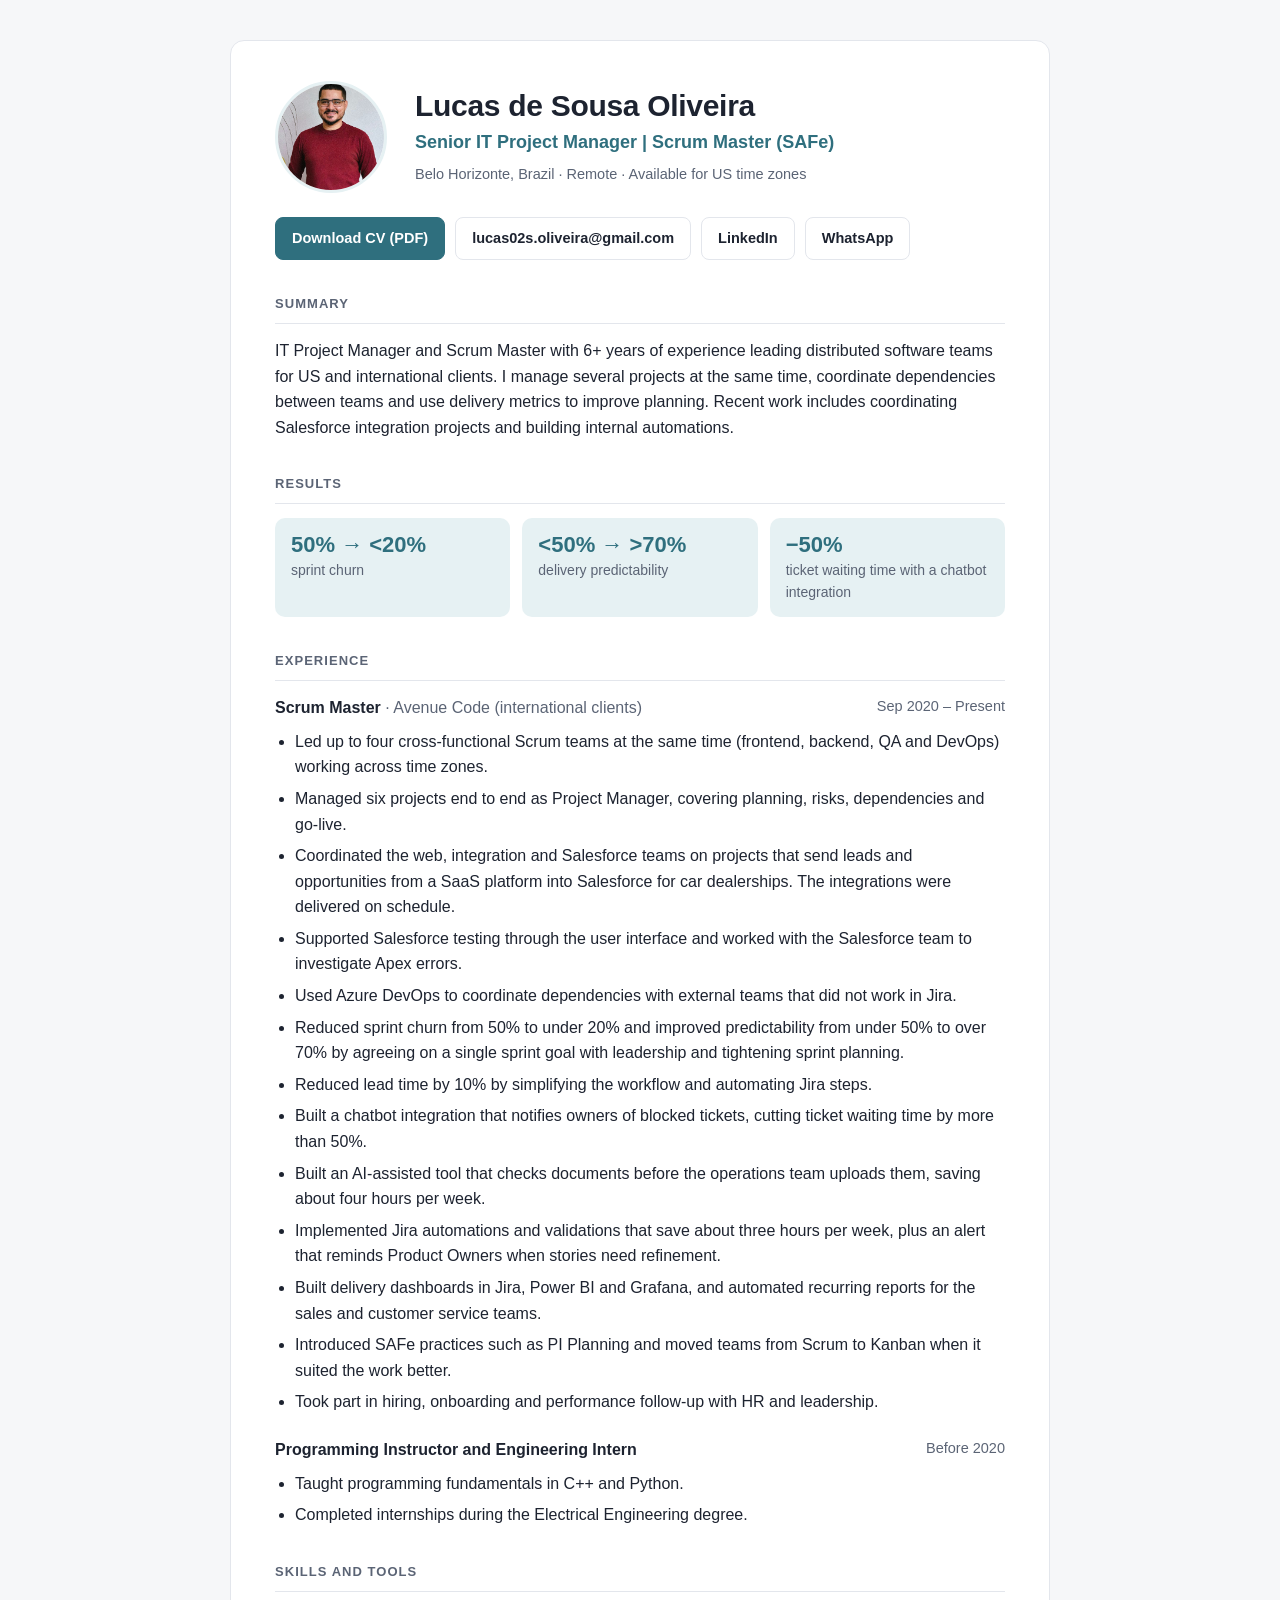
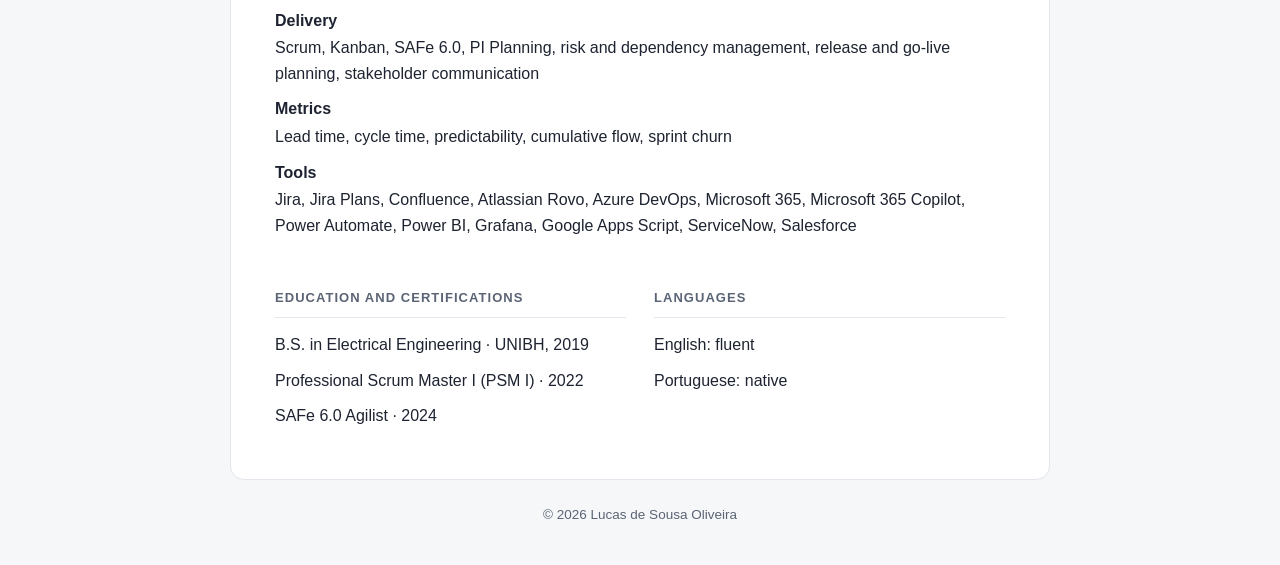
<file: index.html>
<!doctype html>
<html lang="en">
<head>
  <meta charset="UTF-8" />
  <meta name="viewport" content="width=device-width, initial-scale=1" />
  <title>Lucas de Sousa Oliveira | Senior IT Project Manager &amp; Scrum Master</title>
  <meta name="description" content="Online CV of Lucas de Sousa Oliveira, Senior IT Project Manager and Scrum Master (SAFe) with 6+ years leading distributed software teams for US and international clients." />
  <meta name="robots" content="index, follow" />
  <link rel="canonical" href="https://lucas.lsagileworks.com.br/" />
  <meta property="og:type" content="profile" />
  <meta property="og:title" content="Lucas de Sousa Oliveira | Senior IT Project Manager &amp; Scrum Master" />
  <meta property="og:description" content="6+ years leading distributed software teams for US and international clients." />
  <meta property="og:url" content="https://lucas.lsagileworks.com.br/" />
  <meta property="og:image" content="https://lucas.lsagileworks.com.br/assets/profile.webp" />
  <link rel="icon" href="assets/logo.webp" />
  <script type="text/javascript">
    (function(c,l,a,r,i,t,y){
        c[a]=c[a]||function(){(c[a].q=c[a].q||[]).push(arguments)};
        t=l.createElement(r);t.async=1;t.src="https://www.clarity.ms/tag/"+i;
        y=l.getElementsByTagName(r)[0];y.parentNode.insertBefore(t,y);
    })(window, document, "clarity", "script", "v9lyej2j7r");
  </script>
  <style>
    :root {
      --bg: #f6f7f9; --card: #ffffff; --text: #1d2330; --muted: #5b6475;
      --line: #e3e6ec; --accent: #2f6f7e; --accent-soft: #e6f1f3;
    }
    @media (prefers-color-scheme: dark) {
      :root {
        --bg: #12161d; --card: #1a2029; --text: #e7eaf0; --muted: #a2abba;
        --line: #2b3340; --accent: #6fb6c4; --accent-soft: #1f3138;
      }
    }
    * { box-sizing: border-box; }
    body {
      margin: 0; background: var(--bg); color: var(--text);
      font-family: -apple-system, BlinkMacSystemFont, "Segoe UI", Roboto, Arial, sans-serif;
      font-size: 16px; line-height: 1.6;
    }
    a { color: var(--accent); }
    .page { max-width: 860px; margin: 40px auto; padding: 0 20px; }
    .card { background: var(--card); border: 1px solid var(--line); border-radius: 14px; padding: 40px 44px; }

    header.top { display: flex; gap: 28px; align-items: center; }
    .photo { width: 112px; height: 112px; border-radius: 50%; object-fit: cover; flex: none; border: 3px solid var(--accent-soft); }
    h1 { font-size: 30px; line-height: 1.2; margin: 0; letter-spacing: -0.01em; }
    .title { font-size: 18px; font-weight: 600; color: var(--accent); margin: 4px 0 6px; }
    .meta { color: var(--muted); font-size: 14.5px; }
    .actions { display: flex; flex-wrap: wrap; gap: 10px; margin-top: 24px; }
    .btn {
      display: inline-block; padding: 9px 16px; border-radius: 8px; border: 1px solid var(--line);
      color: var(--text); text-decoration: none; font-size: 14.5px; font-weight: 600; background: var(--card);
    }
    .btn:hover { border-color: var(--accent); }
    .btn.primary { background: var(--accent); border-color: var(--accent); color: #fff; }

    section { margin-top: 34px; }
    h2 {
      font-size: 13px; letter-spacing: 0.08em; text-transform: uppercase; color: var(--muted);
      margin: 0 0 14px; padding-bottom: 8px; border-bottom: 1px solid var(--line);
    }
    p { margin: 0 0 10px; }

    .job { margin-bottom: 22px; }
    .job__head { display: flex; justify-content: space-between; gap: 16px; flex-wrap: wrap; }
    .job__role { font-weight: 700; }
    .job__org { color: var(--muted); }
    .job__dates { color: var(--muted); font-size: 14.5px; white-space: nowrap; }
    ul { margin: 8px 0 0; padding-left: 20px; }
    li { margin-bottom: 6px; }

    .highlights { display: grid; grid-template-columns: repeat(3, 1fr); gap: 12px; }
    .stat { background: var(--accent-soft); border-radius: 10px; padding: 14px 16px; }
    .stat__num { font-size: 22px; font-weight: 700; color: var(--accent); line-height: 1.2; }
    .stat__txt { font-size: 14px; color: var(--muted); }

    .skills dt { font-weight: 700; margin-top: 10px; }
    .skills dd { margin: 2px 0 0; color: var(--text); }

    .two { display: grid; grid-template-columns: 1fr 1fr; gap: 28px; }
    footer { text-align: center; color: var(--muted); font-size: 13.5px; margin: 24px 0 40px; }

    @media (max-width: 640px) {
      .card { padding: 26px 20px; }
      header.top { flex-direction: column; align-items: flex-start; gap: 16px; }
      .highlights, .two { grid-template-columns: 1fr; }
      h1 { font-size: 26px; }
    }
    @media print {
      body { background: #fff; color: #000; font-size: 12px; }
      .page { margin: 0; max-width: none; }
      .card { border: none; padding: 0; }
      .actions, footer { display: none; }
      a { color: #000; text-decoration: none; }
    }
  </style>
</head>
<body>
  <main class="page">
    <article class="card">
      <header class="top">
        <img class="photo" src="assets/profile.webp" alt="Lucas de Sousa Oliveira" />
        <div>
          <h1>Lucas de Sousa Oliveira</h1>
          <div class="title">Senior IT Project Manager | Scrum Master (SAFe)</div>
          <div class="meta">Belo Horizonte, Brazil · Remote · Available for US time zones</div>
        </div>
      </header>

      <div class="actions">
        <a class="btn primary" href="assets/Lucas_de_Sousa_Oliveira_CV.pdf" target="_blank" rel="noopener">Download CV (PDF)</a>
        <a class="btn" href="mailto:lucas02s.oliveira@gmail.com">lucas02s.oliveira@gmail.com</a>
        <a class="btn" href="https://www.linkedin.com/in/pmlsousa/" target="_blank" rel="noopener">LinkedIn</a>
        <a class="btn" href="https://wa.me/5531988276388" target="_blank" rel="noopener">WhatsApp</a>
      </div>

      <section>
        <h2>Summary</h2>
        <p>IT Project Manager and Scrum Master with 6+ years of experience leading distributed software teams for US and international clients. I manage several projects at the same time, coordinate dependencies between teams and use delivery metrics to improve planning. Recent work includes coordinating Salesforce integration projects and building internal automations.</p>
      </section>

      <section>
        <h2>Results</h2>
        <div class="highlights">
          <div class="stat"><div class="stat__num">50% → &lt;20%</div><div class="stat__txt">sprint churn</div></div>
          <div class="stat"><div class="stat__num">&lt;50% → &gt;70%</div><div class="stat__txt">delivery predictability</div></div>
          <div class="stat"><div class="stat__num">−50%</div><div class="stat__txt">ticket waiting time with a chatbot integration</div></div>
        </div>
      </section>

      <section>
        <h2>Experience</h2>

        <div class="job">
          <div class="job__head">
            <div><span class="job__role">Scrum Master</span> <span class="job__org">· Avenue Code (international clients)</span></div>
            <div class="job__dates">Sep 2020 – Present</div>
          </div>
          <ul>
            <li>Led up to four cross-functional Scrum teams at the same time (frontend, backend, QA and DevOps) working across time zones.</li>
            <li>Managed six projects end to end as Project Manager, covering planning, risks, dependencies and go-live.</li>
            <li>Coordinated the web, integration and Salesforce teams on projects that send leads and opportunities from a SaaS platform into Salesforce for car dealerships. The integrations were delivered on schedule.</li>
            <li>Supported Salesforce testing through the user interface and worked with the Salesforce team to investigate Apex errors.</li>
            <li>Used Azure DevOps to coordinate dependencies with external teams that did not work in Jira.</li>
            <li>Reduced sprint churn from 50% to under 20% and improved predictability from under 50% to over 70% by agreeing on a single sprint goal with leadership and tightening sprint planning.</li>
            <li>Reduced lead time by 10% by simplifying the workflow and automating Jira steps.</li>
            <li>Built a chatbot integration that notifies owners of blocked tickets, cutting ticket waiting time by more than 50%.</li>
            <li>Built an AI-assisted tool that checks documents before the operations team uploads them, saving about four hours per week.</li>
            <li>Implemented Jira automations and validations that save about three hours per week, plus an alert that reminds Product Owners when stories need refinement.</li>
            <li>Built delivery dashboards in Jira, Power BI and Grafana, and automated recurring reports for the sales and customer service teams.</li>
            <li>Introduced SAFe practices such as PI Planning and moved teams from Scrum to Kanban when it suited the work better.</li>
            <li>Took part in hiring, onboarding and performance follow-up with HR and leadership.</li>
          </ul>
        </div>

        <div class="job">
          <div class="job__head">
            <div><span class="job__role">Programming Instructor and Engineering Intern</span></div>
            <div class="job__dates">Before 2020</div>
          </div>
          <ul>
            <li>Taught programming fundamentals in C++ and Python.</li>
            <li>Completed internships during the Electrical Engineering degree.</li>
          </ul>
        </div>
      </section>

      <section>
        <h2>Skills and tools</h2>
        <dl class="skills">
          <dt>Delivery</dt>
          <dd>Scrum, Kanban, SAFe 6.0, PI Planning, risk and dependency management, release and go-live planning, stakeholder communication</dd>
          <dt>Metrics</dt>
          <dd>Lead time, cycle time, predictability, cumulative flow, sprint churn</dd>
          <dt>Tools</dt>
          <dd>Jira, Jira Plans, Confluence, Atlassian Rovo, Azure DevOps, Microsoft 365, Microsoft 365 Copilot, Power Automate, Power BI, Grafana, Google Apps Script, ServiceNow, Salesforce</dd>
        </dl>
      </section>

      <div class="two">
        <section>
          <h2>Education and certifications</h2>
          <p>B.S. in Electrical Engineering · UNIBH, 2019</p>
          <p>Professional Scrum Master I (PSM I) · 2022</p>
          <p>SAFe 6.0 Agilist · 2024</p>
        </section>
        <section>
          <h2>Languages</h2>
          <p>English: fluent</p>
          <p>Portuguese: native</p>
        </section>
      </div>
    </article>

    <footer>© <span id="year"></span> Lucas de Sousa Oliveira</footer>
  </main>
  <script>document.getElementById("year").textContent = new Date().getFullYear();</script>
</body>
</html>
</file>
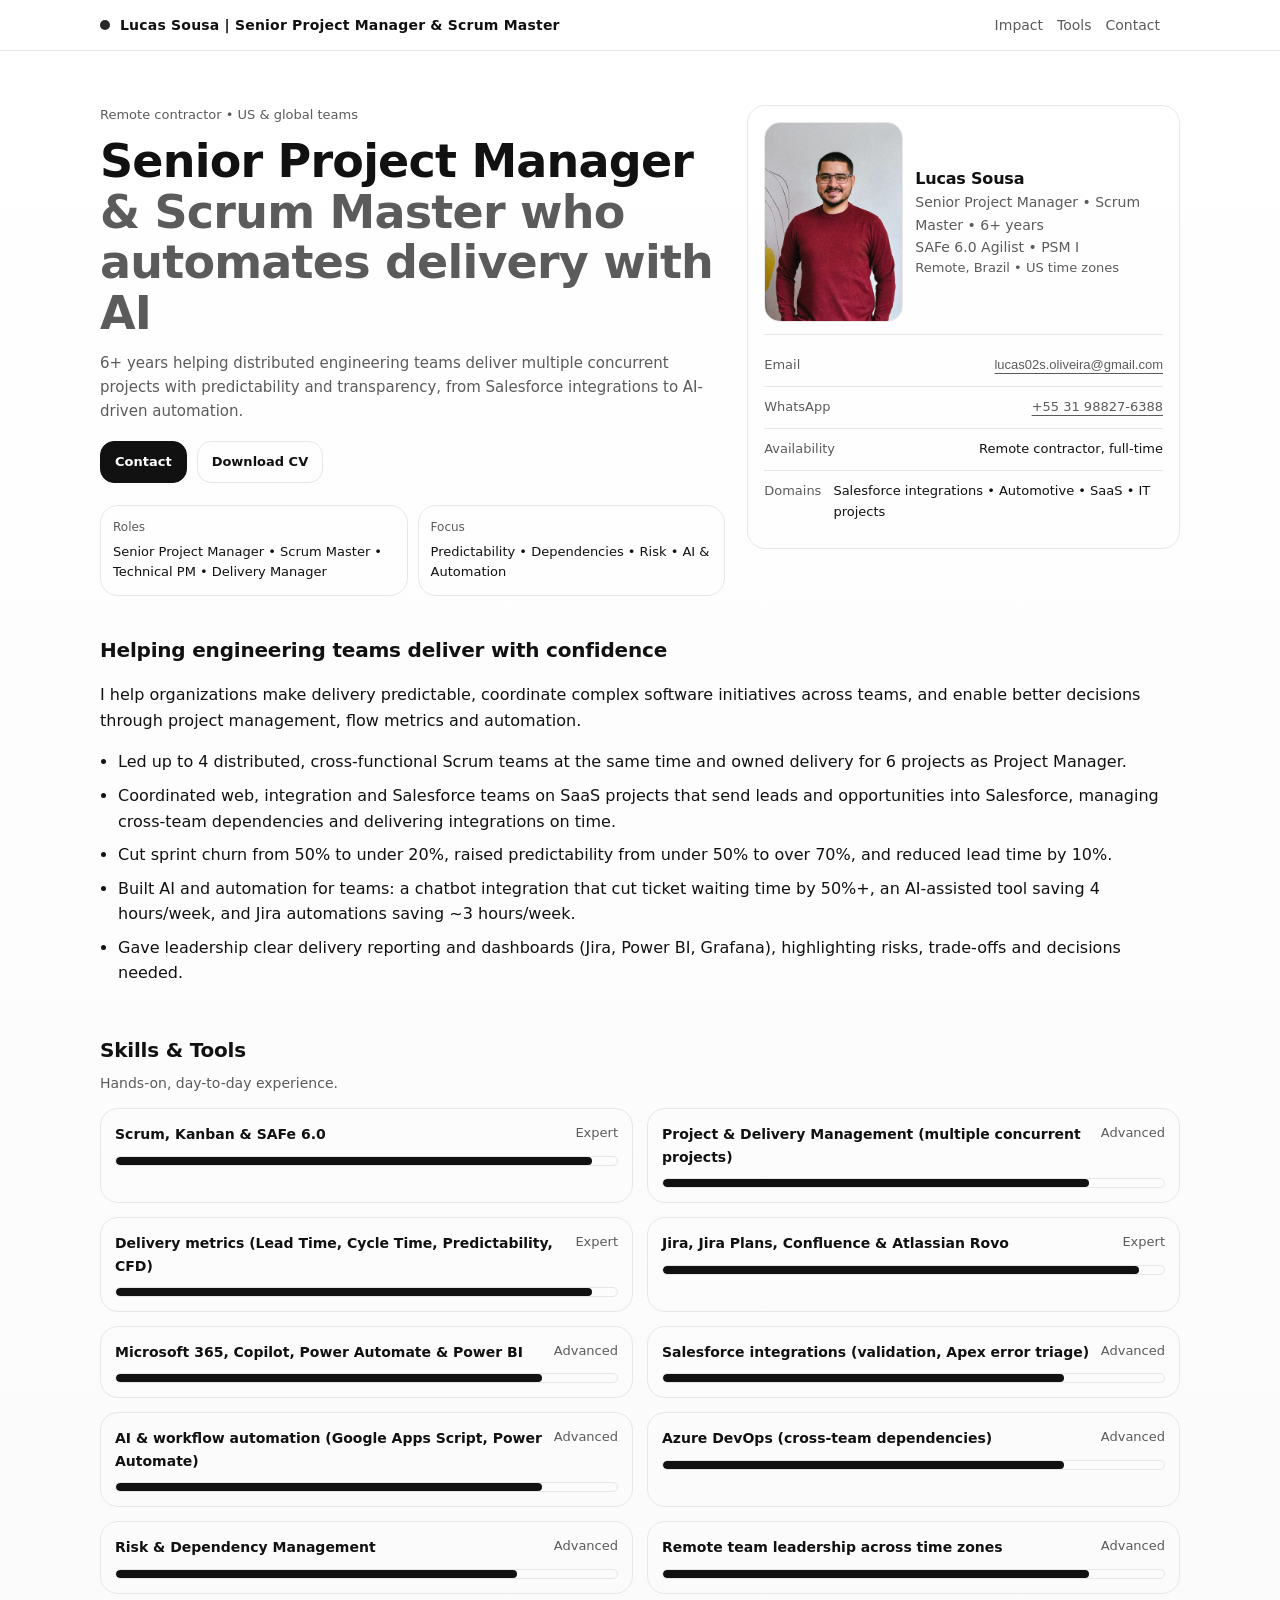
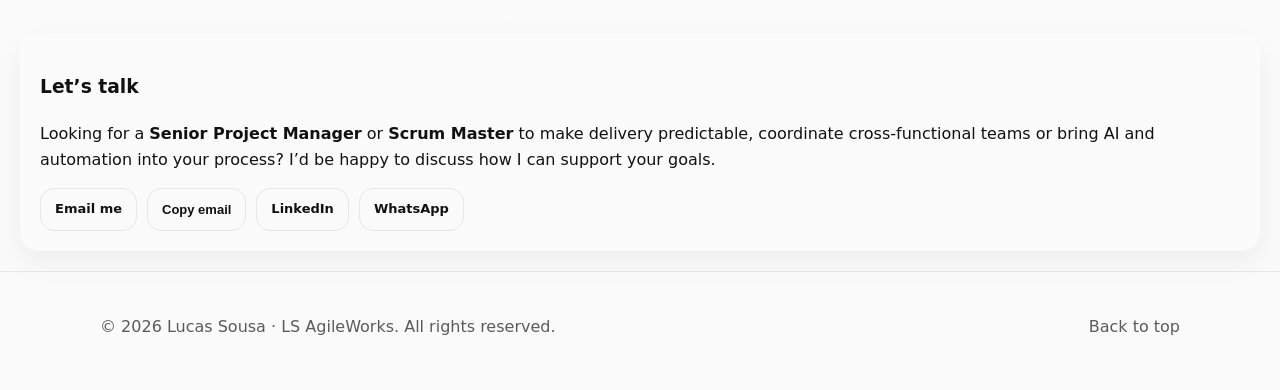
<file: index2.html>
<!doctype html>
<html lang="en">
<head>
  <meta charset="UTF-8" />
  <meta name="viewport" content="width=device-width, initial-scale=1" />

  <title>Lucas Sousa | Senior Project Manager &amp; Scrum Master | LS AgileWorks</title>
  <meta name="description" content="Lucas Sousa, Senior Project Manager and Scrum Master (SAFe). 6+ years helping distributed engineering teams deliver complex initiatives, Salesforce integrations and AI-driven automation with predictability and transparency." />
  <meta name="robots" content="index, follow" />
  <link rel="canonical" href="https://lucas.lsagileworks.com.br/" />

  <!-- Open Graph -->
  <meta property="og:type" content="website" />
  <meta property="og:title" content="Lucas Sousa | Senior Project Manager &amp; Scrum Master" />
  <meta property="og:description" content="Helping distributed engineering teams deliver with predictability, using flow metrics and AI-driven automation." />
  <meta property="og:url" content="https://lucas.lsagileworks.com.br/" />
  <meta property="og:image" content="https://lsagileworks.com.br/assets/lsaw.webp" />

  <link rel="icon" href="assets/logo.webp" />
  <link rel="stylesheet" href="styles.css" />
  <script type="text/javascript">
    (function(c,l,a,r,i,t,y){
        c[a]=c[a]||function(){(c[a].q=c[a].q||[]).push(arguments)};
        t=l.createElement(r);t.async=1;t.src="https://www.clarity.ms/tag/"+i;
        y=l.getElementsByTagName(r)[0];y.parentNode.insertBefore(t,y);
    })(window, document, "clarity", "script", "v9lyej2j7r");
  </script>
</head>

<body>
  <a class="skip-link" href="#main">Skip to content</a>

  <header class="header">
    <div class="container header__inner">
      <a class="brand" href="#top" aria-label="Lucas Sousa, home">
        <span class="brand__mark" aria-hidden="true"></span>
        <span class="brand__text">Lucas Sousa | Senior Project Manager &amp; Scrum Master</span>
      </a>

      <nav class="nav" aria-label="Primary">
        <div id="navMenu" class="nav__menu">
          <button class="nav__toggle" type="button" aria-expanded="false" aria-controls="navMenu">
            <span class="nav__toggleLines" aria-hidden="true"></span>
            <span class="sr-only">Open menu</span>
          </button>
          <a href="#impact">Impact</a>
          <a href="#tools">Tools</a>
          <a href="#contact">Contact</a>

          <div class="controls">
            <button class="themeBtn" type="button" aria-label="Toggle theme">
              <span class="themeIcon" aria-hidden="true"></span>
            </button>
          </div>
        </div>
      </nav>
    </div>
  </header>

  <main id="main">
    <!-- HERO -->
    <section id="top" class="hero">
      <div class="container hero__inner">
        <div class="hero__content">
          <p class="eyebrow">Remote contractor • US &amp; global teams</p>

          <h1>
            Senior Project Manager<br />
            <span class="h1__muted">&amp; Scrum Master who automates delivery with AI</span>
          </h1>

          <p class="lead">
            6+ years helping distributed engineering teams deliver multiple concurrent projects with predictability and transparency, from Salesforce integrations to AI-driven automation.
          </p>

          <div class="actions">
            <a class="btn btn--primary" href="#contact">Contact</a>
            <a class="btn btn--ghost" href="assets/Lucas_de_Sousa_Oliveira_CV.pdf" target="_blank" rel="noopener">
              Download CV
            </a>
          </div>

          <div class="meta">
            <div class="meta__item">
              <div class="meta__label">Roles</div>
              <div class="meta__value">Senior Project Manager • Scrum Master • Technical PM • Delivery Manager</div>
            </div>
            <div class="meta__item">
              <div class="meta__label">Focus</div>
              <div class="meta__value">Predictability • Dependencies • Risk • AI &amp; Automation</div>
            </div>
          </div>
        </div>

        <!-- PROFILE CARD -->
        <aside class="profileCard" aria-label="Profile card">
          <div class="profileTop">
            <img class="profileImg" src="assets/profile.webp" alt="Lucas Sousa" />
            <div>
              <div class="profileName">Lucas Sousa</div>
              <div class="profileDesc">Senior Project Manager • Scrum Master • 6+ years</div>
              <div class="profileDesc">SAFe 6.0 Agilist • PSM I</div>
              <div class="profileLoc">Remote, Brazil • US time zones</div>
            </div>
          </div>

          <div class="profileBody">
            <div class="kv">
              <span class="kv__k">Email</span>
              <span class="kv__v">
                <button class="linkBtn" type="button" data-copy="lucas02s.oliveira@gmail.com">
                  lucas02s.oliveira@gmail.com
                </button>
              </span>
            </div>

            <div class="kv">
              <span class="kv__k">WhatsApp</span>
              <span class="kv__v">
                <a class="link" href="https://wa.me/5531988276388" target="_blank" rel="noopener">+55 31 98827-6388</a>
              </span>
            </div>

            <div class="kv">
              <span class="kv__k">Availability</span>
              <span class="kv__v">Remote contractor, full-time</span>
            </div>

            <div class="kv">
              <span class="kv__k">Domains</span>
              <span class="kv__v">Salesforce integrations • Automotive • SaaS • IT projects</span>
            </div>
          </div>
        </aside>
      </div>
    </section>

    <!-- IMPACT -->
    <section id="impact" class="section">
      <div class="container">
        <div class="sectionHead">
          <h2>Helping engineering teams deliver with confidence</h2>
          <p>I help organizations make delivery predictable, coordinate complex software initiatives across teams, and enable better decisions through project management, flow metrics and automation.</p>
        </div>

        <ul class="bullets">
          <li>Led up to 4 distributed, cross-functional Scrum teams at the same time and owned delivery for 6 projects as Project Manager.</li>
          <li>Coordinated web, integration and Salesforce teams on SaaS projects that send leads and opportunities into Salesforce, managing cross-team dependencies and delivering integrations on time.</li>
          <li>Cut sprint churn from 50% to under 20%, raised predictability from under 50% to over 70%, and reduced lead time by 10%.</li>
          <li>Built AI and automation for teams: a chatbot integration that cut ticket waiting time by 50%+, an AI-assisted tool saving 4 hours/week, and Jira automations saving ~3 hours/week.</li>
          <li>Gave leadership clear delivery reporting and dashboards (Jira, Power BI, Grafana), highlighting risks, trade-offs and decisions needed.</li>
        </ul>
      </div>
    </section>

    <!-- TOOLS -->
    <section id="tools" class="section">
      <div class="container">
        <div class="sectionHead">
          <h2>Skills &amp; Tools</h2>
          <p class="sub">Hands-on, day-to-day experience.</p>
        </div>

        <div class="skillGrid">
          <div class="skill">
            <div class="skill__top">
              <span class="skill__name">Scrum, Kanban &amp; SAFe 6.0</span>
              <span class="skill__lvl">Expert</span>
            </div>
            <div class="bar" aria-hidden="true"><span class="fill" style="width: 95%"></span></div>
          </div>

          <div class="skill">
            <div class="skill__top">
              <span class="skill__name">Project &amp; Delivery Management (multiple concurrent projects)</span>
              <span class="skill__lvl">Advanced</span>
            </div>
            <div class="bar" aria-hidden="true"><span class="fill" style="width: 85%"></span></div>
          </div>

          <div class="skill">
            <div class="skill__top">
              <span class="skill__name">Delivery metrics (Lead Time, Cycle Time, Predictability, CFD)</span>
              <span class="skill__lvl">Expert</span>
            </div>
            <div class="bar" aria-hidden="true"><span class="fill" style="width: 95%"></span></div>
          </div>

          <div class="skill">
            <div class="skill__top">
              <span class="skill__name">Jira, Jira Plans, Confluence &amp; Atlassian Rovo</span>
              <span class="skill__lvl">Expert</span>
            </div>
            <div class="bar" aria-hidden="true"><span class="fill" style="width: 95%"></span></div>
          </div>

          <div class="skill">
            <div class="skill__top">
              <span class="skill__name">Microsoft 365, Copilot, Power Automate &amp; Power BI</span>
              <span class="skill__lvl">Advanced</span>
            </div>
            <div class="bar" aria-hidden="true"><span class="fill" style="width: 85%"></span></div>
          </div>

          <div class="skill">
            <div class="skill__top">
              <span class="skill__name">Salesforce integrations (validation, Apex error triage)</span>
              <span class="skill__lvl">Advanced</span>
            </div>
            <div class="bar" aria-hidden="true"><span class="fill" style="width: 80%"></span></div>
          </div>

          <div class="skill">
            <div class="skill__top">
              <span class="skill__name">AI &amp; workflow automation (Google Apps Script, Power Automate)</span>
              <span class="skill__lvl">Advanced</span>
            </div>
            <div class="bar" aria-hidden="true"><span class="fill" style="width: 85%"></span></div>
          </div>

          <div class="skill">
            <div class="skill__top">
              <span class="skill__name">Azure DevOps (cross-team dependencies)</span>
              <span class="skill__lvl">Advanced</span>
            </div>
            <div class="bar" aria-hidden="true"><span class="fill" style="width: 80%"></span></div>
          </div>

          <div class="skill">
            <div class="skill__top">
              <span class="skill__name">Risk &amp; Dependency Management</span>
              <span class="skill__lvl">Advanced</span>
            </div>
            <div class="bar" aria-hidden="true"><span class="fill" style="width: 80%"></span></div>
          </div>

          <div class="skill">
            <div class="skill__top">
              <span class="skill__name">Remote team leadership across time zones</span>
              <span class="skill__lvl">Advanced</span>
            </div>
            <div class="bar" aria-hidden="true"><span class="fill" style="width: 85%"></span></div>
          </div>
        </div>
      </div>
    </section>

    <section id="contact">
      <div class="contact">
        <div class="panel">
          <h3>Let’s talk</h3>
          <p>
            Looking for a <strong>Senior Project Manager</strong> or <strong>Scrum Master</strong> to make delivery predictable, coordinate cross-functional teams or bring AI and automation into your process? I’d be happy to discuss how I can support your goals.
          </p>

          <div class="contact__row">
            <a class="btn primary" href="mailto:lucas02s.oliveira@gmail.com">Email me</a>
            <button class="btn" type="button" data-copy="lucas02s.oliveira@gmail.com">Copy email</button>
            <a class="btn ghost" href="https://www.linkedin.com/in/pmlsousa/" target="_blank" rel="noopener">LinkedIn</a>
            <a class="btn" href="https://wa.me/5531988276388" target="_blank" rel="noopener">WhatsApp</a>
          </div>
        </div>
      </div>
    </section>

    <footer class="footer">
      <div class="container footer__inner">
        <p>© <span id="year"></span> Lucas Sousa · LS AgileWorks. All rights reserved.</p>
        <p class="footer__links">
          <a href="#top">Back to top</a>
        </p>
      </div>
    </footer>
  </main>
  <script src="script.js"></script>
</body>
</html>
</file>
<file: styles.css>
/* =========================
   BLACK & WHITE / CLEAN UI
   ========================= */

:root{
  --bg: #ffffff;
  --bg2:#fafafa;
  --text:#111111;
  --muted:#5b5b5b;
  --border:#e7e7e7;
  --shadow: 0 10px 30px rgba(0,0,0,.06);
  --radius: 18px;

  --accent:#111111;      /* used for primary elements */
  --accentText:#ffffff;

  --max: 1080px;
}

[data-theme="dark"]{
  --bg:#0b0b0b;
  --bg2:#101010;
  --text:#f4f4f4;
  --muted:#b7b7b7;
  --border:#1f1f1f;
  --shadow: 0 14px 35px rgba(0,0,0,.35);

  --accent:#f4f4f4;
  --accentText:#0b0b0b;
}

*{ box-sizing:border-box; }
html{ scroll-behavior:smooth; }
body{
  margin:0;
  font-family: ui-sans-serif, system-ui, -apple-system, Segoe UI, Roboto, Arial, sans-serif;
  background: linear-gradient(180deg, var(--bg), var(--bg2));
  color: var(--text);
  line-height:1.6;
}

/* remove purple/visited styling */
a, a:visited{
  text-decoration: none;
}
a:hover{ text-decoration: underline; text-underline-offset: 4px; }

.container{
  width: min(var(--max), calc(100% - 40px));
  margin: 0 auto;
}

.skip-link{
  position:absolute;
  left:-999px;
  top: 8px;
  padding:10px 12px;
  background: var(--bg);
  color: var(--text);
  border: 1px solid var(--border);
  border-radius: 10px;
  z-index: 9999;
}
.skip-link:focus{ left: 10px; }

.sr-only{
  position:absolute;
  width:1px;height:1px;
  padding:0;margin:-1px;
  overflow:hidden;clip:rect(0,0,0,0);
  white-space:nowrap;border:0;
}

/* =========================
   HEADER
   ========================= */
.header{
  position: sticky;
  top:0;
  z-index: 50;
  background: rgba(255,255,255,.86);
  border-bottom: 1px solid var(--border);
  backdrop-filter: blur(10px);
}
[data-theme="dark"] .header{
  background: rgba(11,11,11,.76);
}

.header__inner{
  display:flex;
  align-items:center;
  justify-content: space-between;
  padding: 14px 0;
}

.brand{
  display:flex;
  align-items:center;
  gap: 10px;
  font-weight: 800;
  letter-spacing: .2px;
}
.brand__mark{
  width: 10px;
  height: 10px;
  border-radius: 999px;
  background: var(--text);
  opacity: .9;
}
.brand__text{ font-size: 14px; color:var(--accent); }

.nav{
  display:flex;
  align-items:center;
  gap: 10px;
}

.nav__toggle{
  display:none;
  border: 1px solid var(--border);
  background: transparent;
  color: var(--text);
  border-radius: 12px;
  padding: 10px 12px;
  cursor: pointer;
}
.nav__burger{
  display:block;
  width: 18px;
  height: 2px;
  background: var(--text);
  position: relative;
}
.nav__burger::before,
.nav__burger::after{
  content:"";
  position:absolute;
  left:0;
  width:18px;
  height:2px;
  background: var(--text);
}
.nav__burger::before{ top:-6px; }
.nav__burger::after{ top: 6px; }

.nav__menu{
  display:flex;
  align-items:center;
  gap: 14px;
}
.nav__menu a{
  font-size: 14px;
  color: var(--muted);
}
.nav__menu a:hover{
  color: var(--text);
  text-decoration: underline;
  text-underline-offset: 4px;
}

/* Right-side controls */
.controls{
  display:flex;
  align-items:center;
  gap: 10px;
  margin-left: 6px;
}

/* Language switch (segmented control) */
.langSwitch{
  display:flex;
  gap: 0;
  border: 1px solid var(--border);
  border-radius: 999px;
  overflow:hidden;
  background: transparent;
}
.langBtn{
  appearance:none;
  border: 0;
  background: transparent;
  color: var(--muted);
  font-weight: 800;
  font-size: 12px;
  padding: 8px 10px;
  cursor: pointer;
}
.langBtn[aria-pressed="true"]{
  background: var(--text);
  color: var(--bg);
}

/* Theme button (futuristic minimal) */
.themeBtn{
  width: 38px;
  height: 34px;
  display:none;
  align-items:center;
  justify-content:center;
  border: 1px solid var(--border);
  border-radius: 999px;
  background: transparent;
  cursor: pointer;
}
.themeBtn:hover{ transform: translateY(-1px); }
.themeIcon svg{ display:block; }

/* =========================
   HERO
   ========================= */
.hero{
  padding: 54px 0 18px;
}
.hero__inner{
  display:grid;
  grid-template-columns: 1.3fr .9fr;
  gap: 22px;
  align-items:start;
}

.eyebrow{
  margin: 0 0 10px;
  font-size: 13px;
  color: var(--muted);
}

h1{
  margin: 0 0 12px;
  font-size: clamp(30px, 3.6vw, 46px);
  line-height:1.1;
  letter-spacing: -0.8px;
}
.h1__muted{
  color: var(--muted);
  font-weight: 700;
}

.lead{
  margin: 0 0 18px;
  color: var(--muted);
  max-width: 68ch;
  font-size: 15px;
}

.actions{
  display:inline-flex;
  flex-wrap:wrap;
  align-items:center;
  gap: 10px 10px;
  margin-bottom: 16px;
}

.btn{
  display:inline-flex;
  align-items:center;
  justify-content:center;
  padding: 10px 14px;
  border-radius: 14px;
  border: 1px solid var(--border);
  background: transparent;
  color: var(--text);
  font-weight: 800;
  font-size: 13px;
  cursor: pointer;
}
.btn:hover{
  background: rgba(0,0,0,.03);
  color:var(--accent);
  text-decoration:none;
}
[data-theme="dark"] .btn:hover{
  background: rgba(255,255,255,.06);
  color: var(--accent);
}

.btn--primary{
  background: var(--text);
  color: var(--bg);
  border-color: var(--text);
}
.btn--primary:hover{
  filter: brightness(0.95);
}
.btn--ghost{
  color: var(--text);
}

.linkRow{
  display:inline-flex;
  align-items:center;
  gap: 10px;
  color: var(--muted);
  font-size: 14px;
}
.linkRow .sep{ opacity: .6; }

.link{
  color: var(--muted);
  text-decoration: underline;
  text-underline-offset: 4px;
}
.link:hover{ color: var(--text); }

.meta{
  display:grid;
  grid-template-columns: 1fr 1fr;
  gap: 10px;
  margin-top: 6px;
}
.meta__item{
  border: 1px solid var(--border);
  border-radius: var(--radius);
  padding: 12px;
  background: transparent;
}
.meta__label{
  font-size: 12px;
  color: var(--muted);
  margin-bottom: 4px;
}
.meta__value{
  font-size: 13px;
}

/* =========================
   PROFILE CARD
   ========================= */
.profileCard{
  border: 1px solid var(--border);
  border-radius: var(--radius);
  padding: 16px;
  background: transparent;
  box-shadow: none;
}

.profileTop{
  display:flex;
  gap: 12px;
  align-items:center;
  margin-bottom: 12px;
}
.profileImg{
  object-position: center;
  width: 200px;
  height: 200px;
  border-radius: 16px;
  object-fit: cover;
  border: 1px solid var(--border);
}
.profileName{
  font-weight: 900;
  letter-spacing: -.2px;
}
.profileDesc{
  color: var(--muted);
  font-size: 14px;
}
.profileLoc{
  color: var(--muted);
  font-size: 13px;
}

.profileBody{
  border-top: 1px solid var(--border);
  padding-top: 10px;
}
.kv{
  display:flex;
  justify-content: space-between;
  gap: 12px;
  padding: 10px 0;
  border-top: 1px solid var(--border);
}
.kv:first-child{ border-top: none; }
.kv__k{ color: var(--muted); font-size: 13px; }
.kv__v{ font-size: 13px; }

.linkBtn{
  padding:0;
  border:none;
  background:none;
  color: var(--muted);
  cursor:pointer;
  text-decoration: underline;
  text-underline-offset: 4px;
  font-size: 13px;
}
.linkBtn:hover{ color: var(--text); }

.toast{
  margin-top: 10px;
  min-height: 18px;
  color: var(--muted);
  font-size: 12px;
}

/* =========================
   SECTIONS
   ========================= */
.section{
  padding: 20px 0;
}
.sectionHead{
  margin-bottom: 14px;
}
.sectionHead h2{
  margin: 0 0 6px;
  font-size: 20px;
  letter-spacing: -.2px;
}
.sub{
  margin: 0;
  color: var(--muted);
  font-size: 14px;
  max-width: 80ch;
}

.bullets{
  margin: 0;
  padding-left: 18px;
  color: var(--text);
}
.bullets li{
  margin: 8px 0;
  color: var(--text);
}

/* =========================
   SKILLS (bars)
   ========================= */
.skillGrid{
  display:grid;
  grid-template-columns: 1fr 1fr;
  gap: 14px;
}
.skill{
  border: 1px solid var(--border);
  border-radius: var(--radius);
  padding: 14px;
  background: transparent;
}
.skill__top{
  display:flex;
  justify-content: space-between;
  gap: 10px;
  margin-bottom: 10px;
}
.skill__name{ font-weight: 900; font-size: 14px; }
.skill__lvl{ color: var(--muted); font-size: 13px; white-space:nowrap; }

.bar{
  height: 10px;
  border-radius: 999px;
  border: 1px solid var(--border);
  background: transparent;
  overflow:hidden;
}
.fill{
  display:block;
  height: 100%;
  background: var(--text);
  border-radius: 999px;
}

/* =========================
   CONTACT
   ========================= */
.contactGrid{
  display:grid;
  grid-template-columns: 1.2fr .8fr;
  gap: 14px;
  align-items:start;
}
.contactActions{
  display:flex;
  gap: 10px;
  flex-wrap:wrap;
  margin-top: 12px;
}
.contactSide{
  border: 1px solid var(--border);
  border-radius: var(--radius);
  padding: 14px;
  background: transparent;
}

/* =========================
   FOOTER
   ========================= */
.footer{
  padding: 26px 0 34px;
  border-top: 1px solid var(--border);
  color: var(--muted);
}
.footer__inner{
  display:flex;
  justify-content: space-between;
  align-items:center;
  gap: 12px;
}

/* =========================
   RESPONSIVE
   ========================= */
@media (max-width: 980px){
  .hero__inner{ grid-template-columns: 1fr; }
  .meta{ grid-template-columns: 1fr; }
  .skillGrid{ grid-template-columns: 1fr; }
  .contactGrid{ grid-template-columns: 1fr; }
}

@media (max-width: 760px){
  .nav__toggle{ display:none; }
  .nav__menu{
    position: absolute;
    right: 20px;
    top: 56px;
    width: min(360px, calc(100vw - 40px));
    display:none;
    flex-direction: column;
    align-items: flex-start;
    gap: 10px;
    padding: 14px;
    border-radius: 16px;
    border: 1px solid var(--border);
    background: rgba(255,255,255,.95);
  }
  [data-theme="dark"] .nav__menu{
    background: rgba(11,11,11,.92);
  }
  .controls{ width:100%; justify-content: space-between; }
  .hero{
  padding: 20px 0 18px;
}
.actions{
  display:inline;
}
}
.toast{
  margin-top: 12px;
  color: var(--muted);
  font-size: 13px;
  min-height: 18px;
}

.contact{
  display:grid;
  grid-template-columns: 1.4fr;
  gap: 14px;
  align-items:start;
  padding:20px;
}
.contact__row{
  display:flex;
  gap: 10px;
  flex-wrap:wrap;
  margin: 12px 0 0;
}
.panel{
  border: 1px solid var(--line);
  background: rgba(255,255,255,.05);
  border-radius: var(--radius);
  padding: 20px;
  box-shadow: var(--shadow);
}
.footer__links a{ color: var(--muted); }
/* exemplo */
.isCopied { opacity: .8; }
.isCopyFail { opacity: .8; }
</file>
